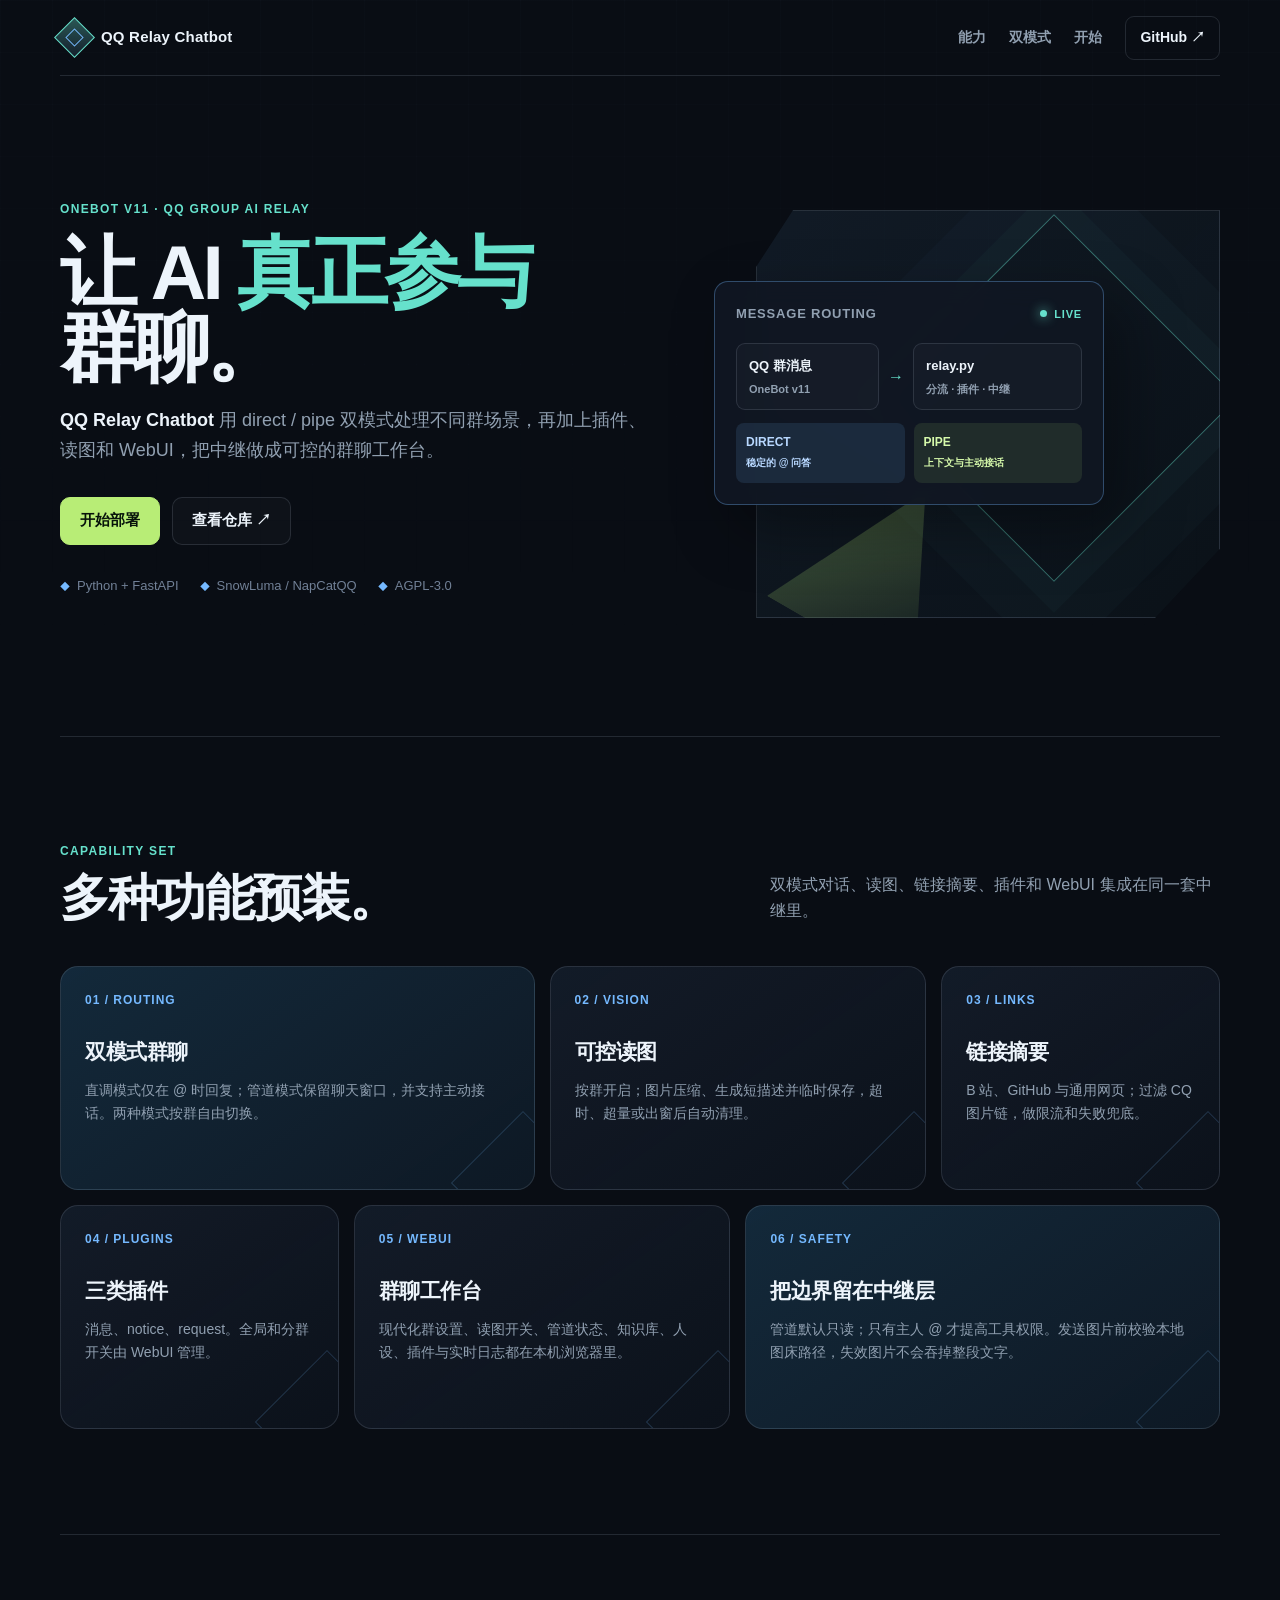
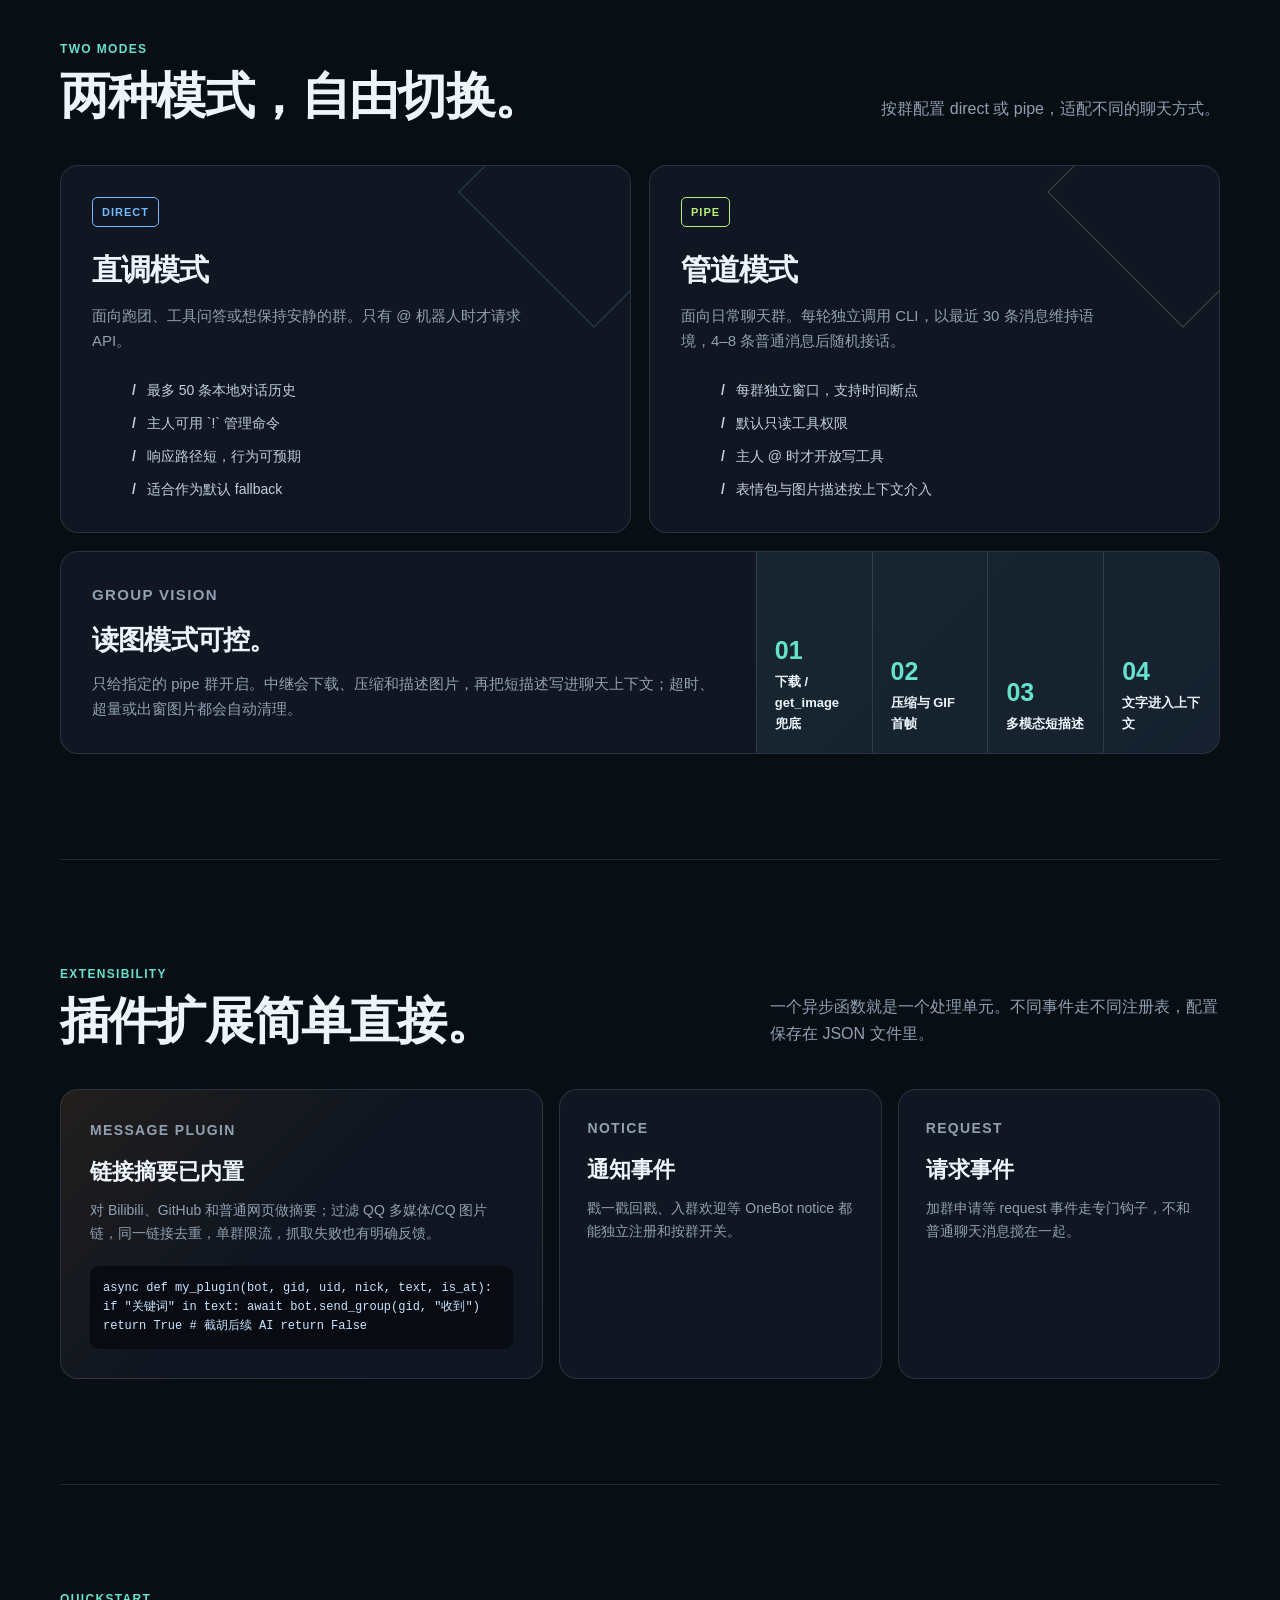
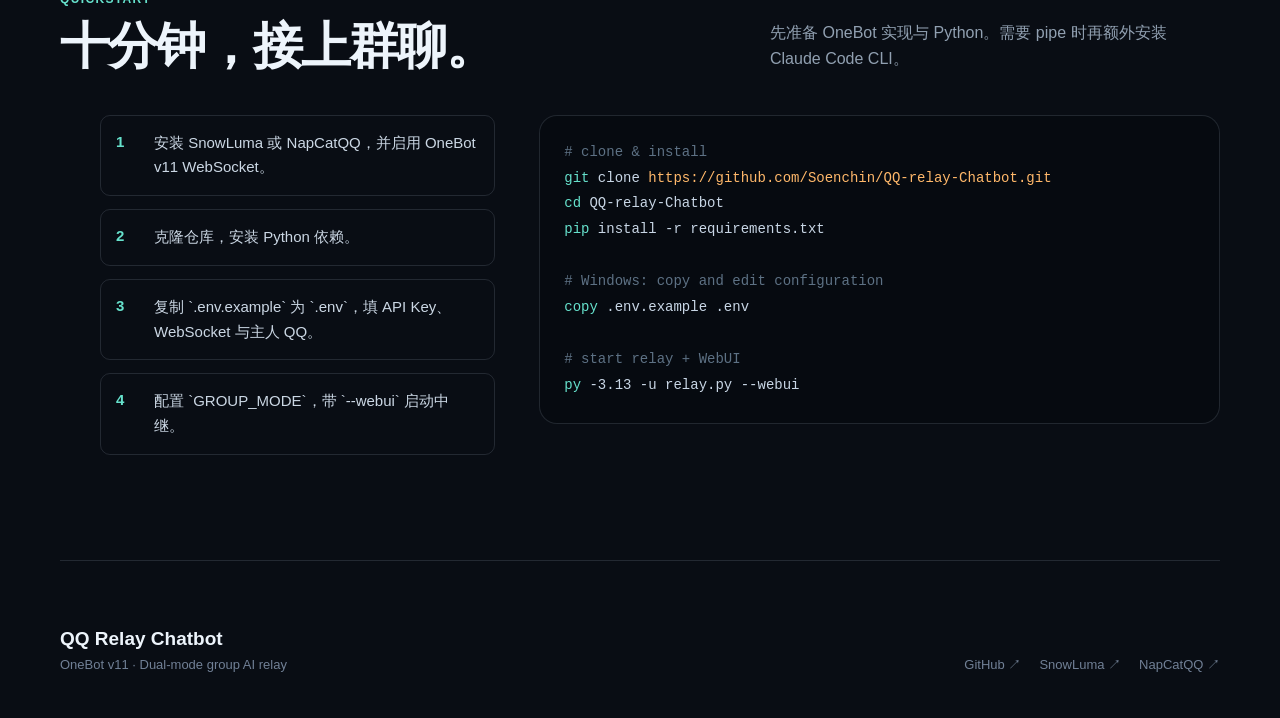
<file: docs/index.html>
<!DOCTYPE html>
<html lang="zh-CN">
<head>
  <meta charset="UTF-8">
  <meta name="viewport" content="width=device-width, initial-scale=1.0">
  <meta name="description" content="QQ Relay Chatbot — OneBot v11 QQ 群聊 AI 中继，支持 direct / pipe 双模式、读图、链接摘要、插件与 WebUI。">
  <title>QQ Relay Chatbot · 群聊 AI 中继</title>
  <style>
    :root { --bg:#090d14; --panel:#101722; --panel-2:#141d2a; --line:rgba(198,214,231,.14); --text:#edf4fb; --muted:#91a0b1; --blue:#75b9ff; --cyan:#66e1cc; --lime:#b8ed76; --orange:#ffb86a; --r:18px; }
    * { box-sizing:border-box; margin:0; }
    html { scroll-behavior:smooth; }
    body { min-width:320px; overflow-x:hidden; color:var(--text); background:var(--bg); font-family:Inter,"Segoe UI","PingFang SC","Microsoft YaHei",sans-serif; line-height:1.65; }
    body::before { content:""; position:fixed; inset:0; pointer-events:none; opacity:.45; background-image:linear-gradient(rgba(148,173,201,.045) 1px,transparent 1px),linear-gradient(90deg,rgba(148,173,201,.045) 1px,transparent 1px); background-size:52px 52px; mask-image:linear-gradient(to bottom,#000,transparent 82%); }
    a { color:inherit; text-decoration:none; }
    a:focus-visible { outline:3px solid var(--cyan); outline-offset:4px; border-radius:6px; }
    .skip-link { position:fixed; z-index:20; top:12px; left:50%; padding:11px 16px; color:#061018; background:var(--cyan); border-radius:9px; font-size:14px; font-weight:800; transform:translate(-50%,-180%); transition:transform .18s ease; }
    .skip-link:focus { transform:translate(-50%,0); }
    .shell { width:min(1160px,calc(100% - 40px)); margin:auto; position:relative; z-index:1; }
    .nav { height:76px; display:flex; align-items:center; justify-content:space-between; gap:18px; border-bottom:1px solid var(--line); }
    .brand { display:flex; align-items:center; gap:12px; font-size:15px; font-weight:800; letter-spacing:.2px; }
    .brand-mark { width:29px; height:29px; position:relative; transform:rotate(45deg); border:1px solid var(--cyan); background:linear-gradient(135deg,rgba(102,225,204,.35),rgba(117,185,255,.1)); }
    .brand-mark::after { content:""; position:absolute; inset:7px; border:1px solid var(--blue); }
    .nav-links { display:flex; align-items:center; gap:23px; color:var(--muted); font-size:14px; font-weight:600; }
    .nav-links a { min-height:44px; display:inline-flex; align-items:center; }
    .nav-links a:hover { color:var(--text); }
    .nav-links a[aria-current="page"] { color:var(--cyan); }
    .nav-gh { padding:9px 14px; border:1px solid var(--line); border-radius:9px; color:var(--text)!important; }
    .hero { min-height:660px; display:grid; grid-template-columns:1.08fr .92fr; align-items:center; gap:60px; padding:78px 0 94px; }
    .eyebrow,.kicker { color:var(--cyan); font-size:12px; font-weight:800; letter-spacing:1.35px; }
    h1 { max-width:700px; margin:15px 0 21px; font-size:clamp(48px,6vw,82px); line-height:.98; letter-spacing:-3.8px; }
    h1 .accent { color:var(--cyan); }
    .lead { max-width:600px; color:var(--muted); font-size:18px; }
    .lead strong { color:var(--text); font-weight:700; }
    .actions { display:flex; flex-wrap:wrap; gap:12px; margin-top:31px; }
    .btn { display:inline-flex; align-items:center; justify-content:center; min-height:48px; padding:0 19px; border-radius:10px; border:1px solid var(--line); font-size:15px; font-weight:800; transition:.18s ease; }
    .btn.primary { color:#07130a; background:#b8ed76; border-color:#b8ed76; }
    .btn.primary:hover { transform:translateY(-2px); box-shadow:0 13px 34px rgba(184,237,118,.18); }
    .btn.ghost { color:var(--text); background:rgba(255,255,255,.025); }
    .btn.ghost:hover { border-color:rgba(117,185,255,.65); background:rgba(117,185,255,.08); }
    .meta { display:flex; flex-wrap:wrap; gap:10px 21px; margin-top:30px; color:#718096; font-size:13px; }
    .meta span::before { content:"◆"; margin-right:7px; color:var(--blue); font-size:10px; }
    .geometry { min-height:440px; position:relative; }
    .geo-frame { position:absolute; inset:32px 0 0 42px; border:1px solid var(--line); clip-path:polygon(8% 0,100% 0,100% 83%,86% 100%,0 100%,0 14%); background:linear-gradient(135deg,rgba(117,185,255,.08),rgba(102,225,204,.025)); }
    .geo-frame::before { content:""; position:absolute; width:258px; height:258px; top:57px; right:35px; transform:rotate(45deg); border:1px solid rgba(102,225,204,.45); box-shadow:0 0 0 22px rgba(102,225,204,.025),0 0 0 62px rgba(117,185,255,.02); }
    .geo-frame::after { content:""; position:absolute; width:170px; height:170px; bottom:-33px; left:41px; transform:rotate(30deg); background:linear-gradient(135deg,rgba(184,237,118,.35),rgba(184,237,118,0)); clip-path:polygon(50% 0,100% 100%,0 100%); }
    .flow-card { position:absolute; top:103px; left:0; width:min(390px,90%); padding:21px; background:rgba(16,23,34,.94); border:1px solid rgba(117,185,255,.33); border-radius:14px; box-shadow:20px 24px 60px rgba(0,0,0,.35); backdrop-filter:blur(12px); }
    .flow-title { display:flex; justify-content:space-between; align-items:center; margin-bottom:19px; font-size:13px; color:var(--muted); font-weight:800; letter-spacing:.8px; }
    .live { display:flex; align-items:center; gap:7px; color:var(--cyan); font-size:11px; }
    .live i { width:7px; height:7px; border-radius:50%; background:var(--cyan); box-shadow:0 0 12px var(--cyan); }
    .flow { display:grid; grid-template-columns:1fr 18px 1.18fr; gap:8px; align-items:center; }
    .flow-node { min-height:61px; padding:11px 12px; border:1px solid var(--line); border-radius:9px; background:rgba(255,255,255,.025); font-size:13px; font-weight:800; }
    .flow-node small { display:block; margin-top:3px; color:var(--muted); font-size:11px; font-weight:600; }
    .flow-arrow { color:var(--cyan); text-align:center; }
    .route { grid-column:1 / -1; display:grid; grid-template-columns:1fr 1fr; gap:9px; margin-top:5px; }
    .route div { padding:10px; border-radius:8px; font-size:12px; font-weight:700; }
    .route .direct { background:rgba(117,185,255,.12); color:#b8d8ff; }
    .route .pipe { background:rgba(184,237,118,.1); color:#d6faab; }
    .section { padding:105px 0; border-top:1px solid var(--line); position:relative; z-index:1; }
    .section-head { display:flex; justify-content:space-between; gap:30px; align-items:end; margin-bottom:42px; }
    h2 { margin-top:10px; font-size:clamp(31px,4vw,50px); line-height:1.05; letter-spacing:-1.8px; }
    .section-copy { max-width:450px; color:var(--muted); font-size:16px; }
    .capabilities { display:grid; grid-template-columns:repeat(12,1fr); gap:15px; }
    .feature { min-height:224px; padding:24px; overflow:hidden; position:relative; border:1px solid var(--line); border-radius:var(--r); background:linear-gradient(145deg,rgba(20,29,42,.9),rgba(13,19,29,.8)); transition:transform .2s,border-color .2s; }
    .feature:hover { transform:translateY(-4px); border-color:rgba(117,185,255,.45); }
    .feature::after { content:""; position:absolute; width:100px; height:100px; right:-40px; bottom:-45px; border:1px solid rgba(117,185,255,.2); transform:rotate(45deg); }
    .feature .num { color:var(--blue); font-size:12px; letter-spacing:1px; font-weight:900; }
    .feature h3 { margin:24px 0 9px; font-size:21px; letter-spacing:-.5px; }
    .feature p { position:relative; z-index:1; color:var(--muted); font-size:14px; }
    .feature.big { grid-column:span 5; background:linear-gradient(145deg,rgba(21,47,66,.85),rgba(15,26,38,.9)); }
    .feature.mid { grid-column:span 4; }
    .feature.small { grid-column:span 3; }
    .mode-grid { display:grid; grid-template-columns:1fr 1fr; gap:18px; }
    .mode { min-height:366px; padding:31px; position:relative; overflow:hidden; border:1px solid var(--line); border-radius:var(--r); background:var(--panel); }
    .mode::before { content:""; position:absolute; width:190px; height:190px; right:-60px; top:-70px; transform:rotate(45deg); border:1px solid currentColor; opacity:.25; }
    .mode.direct { color:var(--blue); }
    .mode.pipe { color:var(--lime); }
    .mode-tag { display:inline-block; padding:5px 9px; border:1px solid currentColor; border-radius:5px; font-size:11px; font-weight:900; letter-spacing:1px; }
    .mode h3 { margin:18px 0 10px; color:var(--text); font-size:30px; letter-spacing:-1px; }
    .mode > p { max-width:440px; color:var(--muted); font-size:15px; }
    .mode ul { margin-top:25px; display:grid; gap:10px; list-style:none; color:#c2cfdb; font-size:14px; }
    .mode li::before { content:"/"; margin-right:11px; color:currentColor; font-weight:900; }
    .vision-band { margin-top:18px; display:grid; grid-template-columns:1.2fr .8fr; border:1px solid var(--line); border-radius:var(--r); overflow:hidden; background:var(--panel); }
    .vision-copy { padding:31px; }
    .vision-copy h3 { margin:10px 0; font-size:27px; letter-spacing:-.8px; }
    .vision-copy p { color:var(--muted); font-size:15px; }
    .vision-steps { display:grid; grid-template-columns:repeat(4,1fr); background:linear-gradient(135deg,rgba(102,225,204,.08),rgba(117,185,255,.06)); }
    .vision-steps div { display:flex; flex-direction:column; justify-content:flex-end; min-height:182px; padding:18px; border-left:1px solid var(--line); font-size:13px; font-weight:800; }
    .vision-steps b { display:block; margin-bottom:8px; color:var(--cyan); font-size:25px; line-height:1; }
    .plugin-grid { display:grid; grid-template-columns:1.2fr .8fr .8fr; gap:16px; }
    .plugin-main,.plugin-mini { border:1px solid var(--line); border-radius:var(--r); background:var(--panel); }
    .plugin-main { padding:29px; background:linear-gradient(135deg,rgba(255,184,106,.1),rgba(16,23,34,.95) 47%); }
    .plugin-main h3,.plugin-mini h3 { margin:12px 0 8px; font-size:22px; }
    .plugin-main p,.plugin-mini p { color:var(--muted); font-size:14px; }
    .plugin-main code { display:block; margin-top:21px; padding:13px; overflow:auto; color:#c8e5ff; background:#080c12; border-radius:9px; font:12px/1.6 "Cascadia Code",Consolas,monospace; }
    .plugin-mini { padding:27px; }
    .quick { display:grid; grid-template-columns:.78fr 1.22fr; gap:44px; align-items:start; }
    .quick ol { display:grid; gap:13px; list-style:none; counter-reset:step; }
    .quick li { padding:15px 16px 15px 53px; position:relative; border:1px solid var(--line); border-radius:10px; color:#cbd7e4; font-size:15px; }
    .quick li::before { counter-increment:step; content:counter(step); position:absolute; left:15px; top:14px; color:var(--cyan); font-weight:900; }
    .code { padding:24px; overflow:auto; border:1px solid var(--line); border-radius:var(--r); background:#060a10; color:#c8d6e5; font:14px/1.85 "Cascadia Code",Consolas,monospace; }
    .code .comment { color:#5d7184; }.code .cmd { color:var(--cyan); }.code .arg { color:var(--orange); }
    footer { padding:62px 0 42px; border-top:1px solid var(--line); position:relative; z-index:1; }
    .foot { display:flex; justify-content:space-between; align-items:end; gap:20px; color:#718096; font-size:13px; }.foot strong { display:block; color:var(--text); font-size:19px; }.foot-links { display:flex; gap:18px; }.foot-links a:hover { color:var(--cyan); }
    .reveal { opacity:0; transform:translateY(20px); transition:opacity .42s ease-out,transform .42s ease-out; }.reveal.visible { opacity:1; transform:none; }
    @media (prefers-reduced-motion: reduce) { html { scroll-behavior:auto; } *,*::before,*::after { animation-duration:.01ms!important; animation-iteration-count:1!important; scroll-behavior:auto!important; transition-duration:.01ms!important; } .reveal { opacity:1; transform:none; } }
    @media(max-width:860px){ .hero{grid-template-columns:1fr;padding-top:62px}.geometry{min-height:380px;max-width:570px;width:100%}.feature.big,.feature.mid,.feature.small{grid-column:span 6}.vision-band,.quick{grid-template-columns:1fr}.vision-steps{min-height:140px}.mode-grid,.plugin-grid{grid-template-columns:1fr}.section-head{display:block}.section-copy{margin-top:17px}.nav-links a:not(.nav-gh){display:none} }
    @media(max-width:580px){ .shell{width:min(100% - 28px,1160px)}.nav{height:67px}.hero{min-height:auto;padding-bottom:68px}h1{font-size:50px;letter-spacing:-2.5px}.lead{font-size:16px}.geometry{min-height:310px}.flow-card{top:72px;padding:16px}.geo-frame{inset:21px 0 0 22px}.feature.big,.feature.mid,.feature.small{grid-column:span 12}.section{padding:70px 0}.vision-steps{grid-template-columns:1fr 1fr}.vision-steps div{min-height:110px;border-top:1px solid var(--line)}.settings-stats{display:none}.foot{display:block}.foot-links{margin-top:18px;flex-wrap:wrap} }
  </style>
</head>
<body>
  <a class="skip-link" href="#main-content">跳到主要内容</a>
  <div class="shell">
    <nav class="nav">
      <a class="brand" href="#main-content"><span class="brand-mark"></span><span>QQ Relay Chatbot</span></a>
      <div class="nav-links"><a href="#features">能力</a><a href="#modes">双模式</a><a href="#quickstart">开始</a><a class="nav-gh" href="https://github.com/Soenchin/QQ-relay-Chatbot">GitHub ↗</a></div>
    </nav>

    <main id="main-content" tabindex="-1">
      <section class="hero">
        <div class="reveal">
          <p class="eyebrow">ONEBOT V11 · QQ GROUP AI RELAY</p>
          <h1>让 AI <span class="accent">真正参与</span><br>群聊。</h1>
          <p class="lead"><strong>QQ Relay Chatbot</strong> 用 direct / pipe 双模式处理不同群场景，再加上插件、读图和 WebUI，把中继做成可控的群聊工作台。</p>
          <div class="actions"><a class="btn primary" href="#quickstart">开始部署</a><a class="btn ghost" href="https://github.com/Soenchin/QQ-relay-Chatbot">查看仓库 ↗</a></div>
          <div class="meta"><span>Python + FastAPI</span><span>SnowLuma / NapCatQQ</span><span>AGPL-3.0</span></div>
        </div>
        <div class="geometry reveal">
          <div class="geo-frame"></div>
          <div class="flow-card">
            <div class="flow-title"><span>MESSAGE ROUTING</span><span class="live"><i></i> LIVE</span></div>
            <div class="flow"><div class="flow-node">QQ 群消息<small>OneBot v11</small></div><div class="flow-arrow">→</div><div class="flow-node">relay.py<small>分流 · 插件 · 中继</small></div><div class="route"><div class="direct">DIRECT<br><small>稳定的 @ 问答</small></div><div class="pipe">PIPE<br><small>上下文与主动接话</small></div></div></div>
          </div>
        </div>
      </section>

      <section class="section" id="features">
        <div class="section-head reveal"><div><p class="kicker">CAPABILITY SET</p><h2>多种功能预装。</h2></div><p class="section-copy">双模式对话、读图、链接摘要、插件和 WebUI 集成在同一套中继里。</p></div>
        <div class="capabilities">
          <article class="feature big reveal"><p class="num">01 / ROUTING</p><h3>双模式群聊</h3><p>直调模式仅在 @ 时回复；管道模式保留聊天窗口，并支持主动接话。两种模式按群自由切换。</p></article>
          <article class="feature mid reveal"><p class="num">02 / VISION</p><h3>可控读图</h3><p>按群开启；图片压缩、生成短描述并临时保存，超时、超量或出窗后自动清理。</p></article>
          <article class="feature small reveal"><p class="num">03 / LINKS</p><h3>链接摘要</h3><p>B 站、GitHub 与通用网页；过滤 CQ 图片链，做限流和失败兜底。</p></article>
          <article class="feature small reveal"><p class="num">04 / PLUGINS</p><h3>三类插件</h3><p>消息、notice、request。全局和分群开关由 WebUI 管理。</p></article>
          <article class="feature mid reveal"><p class="num">05 / WEBUI</p><h3>群聊工作台</h3><p>现代化群设置、读图开关、管道状态、知识库、人设、插件与实时日志都在本机浏览器里。</p></article>
          <article class="feature big reveal"><p class="num">06 / SAFETY</p><h3>把边界留在中继层</h3><p>管道默认只读；只有主人 @ 才提高工具权限。发送图片前校验本地图床路径，失效图片不会吞掉整段文字。</p></article>
        </div>
      </section>

      <section class="section" id="modes">
        <div class="section-head reveal"><div><p class="kicker">TWO MODES</p><h2>两种模式，自由切换。</h2></div><p class="section-copy">按群配置 direct 或 pipe，适配不同的聊天方式。</p></div>
        <div class="mode-grid">
          <article class="mode direct reveal"><span class="mode-tag">DIRECT</span><h3>直调模式</h3><p>面向跑团、工具问答或想保持安静的群。只有 @ 机器人时才请求 API。</p><ul><li>最多 50 条本地对话历史</li><li>主人可用 `!` 管理命令</li><li>响应路径短，行为可预期</li><li>适合作为默认 fallback</li></ul></article>
          <article class="mode pipe reveal"><span class="mode-tag">PIPE</span><h3>管道模式</h3><p>面向日常聊天群。每轮独立调用 CLI，以最近 30 条消息维持语境，4–8 条普通消息后随机接话。</p><ul><li>每群独立窗口，支持时间断点</li><li>默认只读工具权限</li><li>主人 @ 时才开放写工具</li><li>表情包与图片描述按上下文介入</li></ul></article>
        </div>
        <div class="vision-band reveal"><div class="vision-copy"><p class="kicker">GROUP VISION</p><h3>读图模式可控。</h3><p>只给指定的 pipe 群开启。中继会下载、压缩和描述图片，再把短描述写进聊天上下文；超时、超量或出窗图片都会自动清理。</p></div><div class="vision-steps"><div><b>01</b>下载 / get_image 兜底</div><div><b>02</b>压缩与 GIF 首帧</div><div><b>03</b>多模态短描述</div><div><b>04</b>文字进入上下文</div></div></div>
      </section>

      <section class="section" id="plugins">
        <div class="section-head reveal"><div><p class="kicker">EXTENSIBILITY</p><h2>插件扩展简单直接。</h2></div><p class="section-copy">一个异步函数就是一个处理单元。不同事件走不同注册表，配置保存在 JSON 文件里。</p></div>
        <div class="plugin-grid">
          <article class="plugin-main reveal"><p class="kicker">MESSAGE PLUGIN</p><h3>链接摘要已内置</h3><p>对 Bilibili、GitHub 和普通网页做摘要；过滤 QQ 多媒体/CQ 图片链，同一链接去重，单群限流，抓取失败也有明确反馈。</p><code>async def my_plugin(bot, gid, uid, nick, text, is_at):
    if "关键词" in text:
        await bot.send_group(gid, "收到")
        return True  # 截胡后续 AI
    return False</code></article>
          <article class="plugin-mini reveal"><p class="kicker">NOTICE</p><h3>通知事件</h3><p>戳一戳回戳、入群欢迎等 OneBot notice 都能独立注册和按群开关。</p></article>
          <article class="plugin-mini reveal"><p class="kicker">REQUEST</p><h3>请求事件</h3><p>加群申请等 request 事件走专门钩子，不和普通聊天消息搅在一起。</p></article>
        </div>
      </section>

      <section class="section" id="quickstart">
        <div class="section-head reveal"><div><p class="kicker">QUICKSTART</p><h2>十分钟，接上群聊。</h2></div><p class="section-copy">先准备 OneBot 实现与 Python。需要 pipe 时再额外安装 Claude Code CLI。</p></div>
        <div class="quick reveal"><ol><li>安装 SnowLuma 或 NapCatQQ，并启用 OneBot v11 WebSocket。</li><li>克隆仓库，安装 Python 依赖。</li><li>复制 `.env.example` 为 `.env`，填 API Key、WebSocket 与主人 QQ。</li><li>配置 `GROUP_MODE`，带 `--webui` 启动中继。</li></ol><pre class="code"><span class="comment"># clone & install</span>
<span class="cmd">git</span> clone <span class="arg">https://github.com/Soenchin/QQ-relay-Chatbot.git</span>
<span class="cmd">cd</span> QQ-relay-Chatbot
<span class="cmd">pip</span> install -r requirements.txt

<span class="comment"># Windows: copy and edit configuration</span>
<span class="cmd">copy</span> .env.example .env

<span class="comment"># start relay + WebUI</span>
<span class="cmd">py</span> -3.13 -u relay.py --webui</pre></div>
      </section>
    </main>

    <footer><div class="foot"><div><strong>QQ Relay Chatbot</strong><span>OneBot v11 · Dual-mode group AI relay</span></div><div class="foot-links"><a href="https://github.com/Soenchin/QQ-relay-Chatbot">GitHub ↗</a><a href="https://github.com/SnowLuma/SnowLuma">SnowLuma ↗</a><a href="https://github.com/NapNeko/NapCatQQ">NapCatQQ ↗</a></div></div></footer>
  </div>
  <script>
    const observer = new IntersectionObserver(entries => entries.forEach(entry => { if (entry.isIntersecting) entry.target.classList.add('visible'); }), { threshold: .12 });
    document.querySelectorAll('.reveal').forEach(el => observer.observe(el));
  </script>
</body>
</html>
</file>
